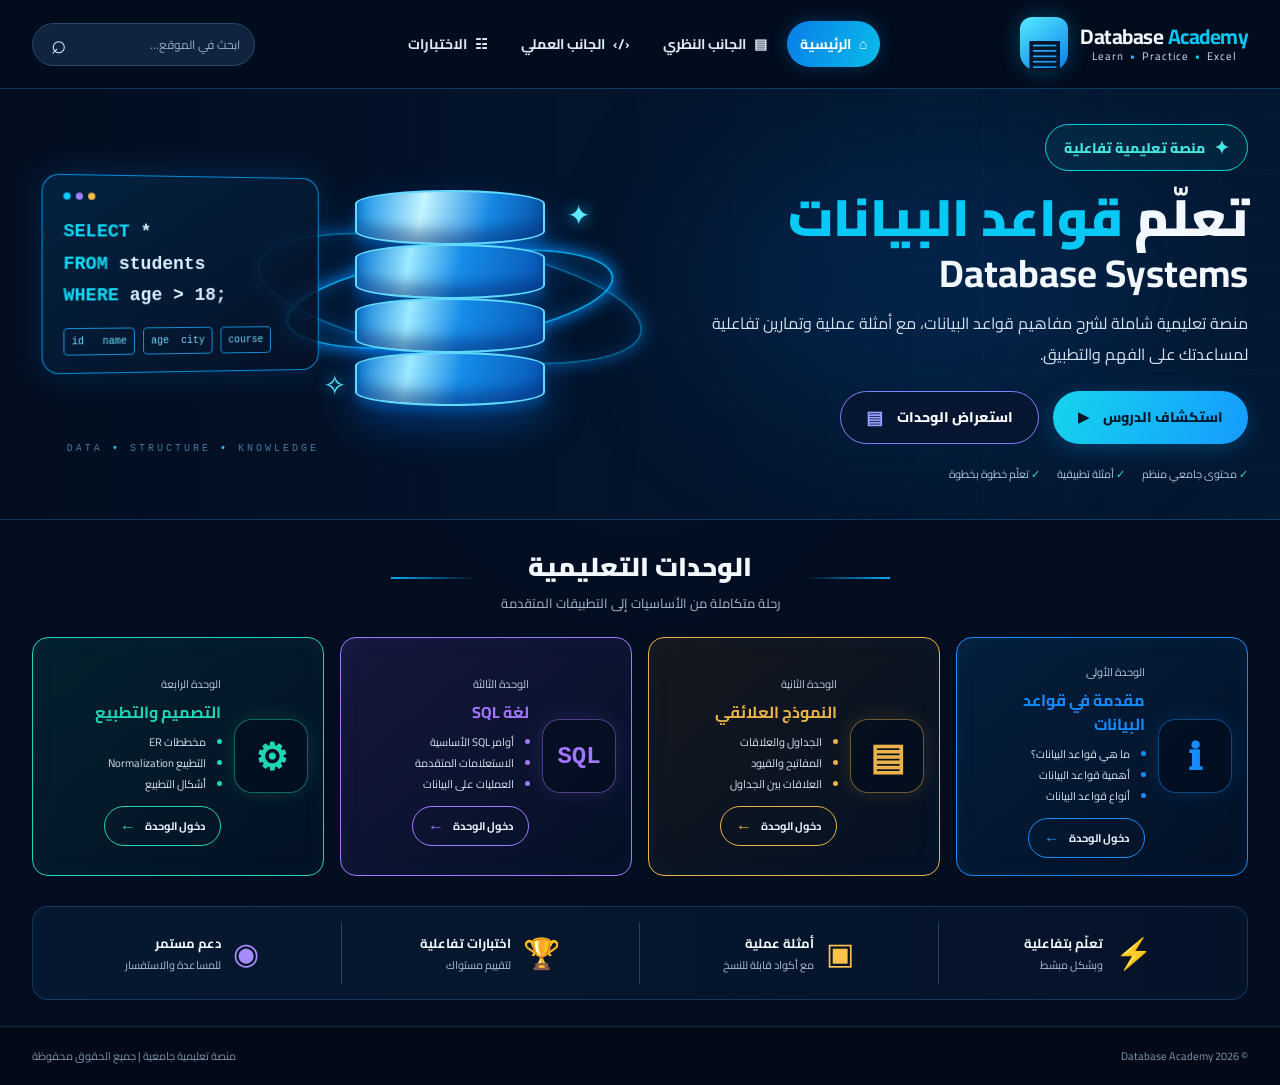
<file: index.html>
<!doctype html>
<html lang="ar" dir="rtl">
  <head>
    <meta charset="UTF-8" />
    <meta name="viewport" content="width=device-width, initial-scale=1.0" />
    <meta
      name="description"
      content="Database Academy - منصة تعليمية تفاعلية لتعلم قواعد البيانات"
    />
    <title>Database Academy | تعلّم قواعد البيانات</title>
    <link rel="stylesheet" href="common.css" />
    <link rel="stylesheet" href="index.css" />
  </head>
  <body>
    <header class="site-header">
      <div class="container nav-wrapper">
        <a class="brand" href="#" aria-label="Database Academy">
          <span class="brand-icon">▤</span>
          <span class="brand-copy">
            <strong>Database <em>Academy</em></strong>
            <small>Learn <b>•</b> Practice <b>•</b> Excel</small>
          </span>
        </a>

        <nav class="main-nav" aria-label="القائمة الرئيسية">
          <a class="nav-link active" href="index.html"
            >⌂ <span>الرئيسية</span></a
          >
          <a class="nav-link" href="theory.html"
            >▤ <span>الجانب النظري</span></a
          >
          <a class="nav-link" href="practice.html"
            >‹/› <span>الجانب العملي</span></a
          >
          <a class="nav-link" href="quiz.html">☷ <span>الاختبارات</span></a>
        </nav>

        <form class="search-box" role="search">
          <input
            type="search"
            placeholder="ابحث في الموقع..."
            aria-label="ابحث في الموقع"
          />
          <button type="submit" aria-label="بحث">⌕</button>
        </form>
      </div>
    </header>

    <main>
      <section class="hero">
        <div class="hero-glow"></div>
        <div class="container hero-content">
          <div class="hero-text">
            <span class="eyebrow"><span>✦</span> منصة تعليمية تفاعلية</span>
            <h1>تعلّم <span>قواعد البيانات</span></h1>
            <h2>Database Systems</h2>
            <p>
              منصة تعليمية شاملة لشرح مفاهيم قواعد البيانات، مع أمثلة عملية
              وتمارين تفاعلية لمساعدتك على الفهم والتطبيق.
            </p>
            <div class="hero-actions">
              <a class="button button-primary" href="theory.html"
                >استكشاف الدروس <span>▶</span></a
              >
              <a class="button button-outline" href="#courses"
                >استعراض الوحدات <span>▤</span></a
              >
            </div>
            <div class="hero-meta">
              <span>✓ محتوى جامعي منظم</span>
              <span>✓ أمثلة تطبيقية</span>
              <span>✓ تعلّم خطوة بخطوة</span>
            </div>
          </div>

          <div class="hero-visual" aria-label="رسم توضيحي لقاعدة بيانات">
            <div class="code-window">
              <div class="window-dots"><i></i><i></i><i></i></div>
              <code
                ><span>SELECT</span> *<br /><span>FROM</span>
                students<br /><span>WHERE</span> age &gt; 18;</code
              >
              <div class="mini-tables">
                <div>id&nbsp;&nbsp; name</div>
                <div>age&nbsp; city</div>
                <div>course</div>
              </div>
            </div>
            <div class="database-art">
              <div class="db-ring ring-one"></div>
              <div class="db-ring ring-two"></div>
              <div class="db-cylinder"><i></i><i></i><i></i><i></i></div>
              <span class="db-spark spark-one">✦</span>
              <span class="db-spark spark-two">✧</span>
            </div>
            <div class="hero-caption">
              DATA <b>•</b> STRUCTURE <b>•</b> KNOWLEDGE
            </div>
          </div>
        </div>
      </section>

      <section class="courses-section container" id="courses">
        <div class="section-heading">
          <span></span>
          <div>
            <h2>الوحدات التعليمية</h2>
            <p>رحلة متكاملة من الأساسيات إلى التطبيقات المتقدمة</p>
          </div>
          <span></span>
        </div>

        <div class="course-grid">
          <article class="course-card card-blue" id="theory">
            <div class="course-icon">ℹ</div>
            <div class="course-content">
              <small>الوحدة الأولى</small>
              <h3>مقدمة في قواعد البيانات</h3>
              <ul>
                <li>ما هي قواعد البيانات؟</li>
                <li>أهمية قواعد البيانات</li>
                <li>أنواع قواعد البيانات</li>
              </ul>
              <a href="theory.html" class="course-link">دخول الوحدة <b>←</b></a>
            </div>
          </article>

          <article class="course-card card-gold">
            <div class="course-icon">▤</div>
            <div class="course-content">
              <small>الوحدة الثانية</small>
              <h3>النموذج العلائقي</h3>
              <ul>
                <li>الجداول والعلاقات</li>
                <li>المفاتيح والقيود</li>
                <li>العلاقات بين الجداول</li>
              </ul>
              <a href="theory.html" class="course-link">دخول الوحدة <b>←</b></a>
            </div>
          </article>

          <article class="course-card card-purple" id="practice">
            <div class="course-icon">SQL</div>
            <div class="course-content">
              <small>الوحدة الثالثة</small>
              <h3>لغة SQL</h3>
              <ul>
                <li>أوامر SQL الأساسية</li>
                <li>الاستعلامات المتقدمة</li>
                <li>العمليات على البيانات</li>
              </ul>
              <a href="practice.html" class="course-link"
                >دخول الوحدة <b>←</b></a
              >
            </div>
          </article>

          <article class="course-card card-green">
            <div class="course-icon">⚙</div>
            <div class="course-content">
              <small>الوحدة الرابعة</small>
              <h3>التصميم والتطبيع</h3>
              <ul>
                <li>مخططات ER</li>
                <li>التطبيع Normalization</li>
                <li>أشكال التطبيع</li>
              </ul>
              <a href="theory.html#design" class="course-link"
                >دخول الوحدة <b>←</b></a
              >
            </div>
          </article>
        </div>
      </section>

      <section class="features container" id="quiz">
        <div class="feature">
          <span class="feature-icon cyan">⚡</span>
          <div><strong>تعلّم بتفاعلية</strong><small>وبشكل مبسّط</small></div>
        </div>
        <div class="feature">
          <span class="feature-icon yellow">▣</span>
          <div>
            <strong>أمثلة عملية</strong><small>مع أكواد قابلة للنسخ</small>
          </div>
        </div>
        <div class="feature">
          <span class="feature-icon blue">🏆</span>
          <div>
            <strong>اختبارات تفاعلية</strong><small>لتقييم مستواك</small>
          </div>
        </div>
        <div class="feature">
          <span class="feature-icon purple">◉</span>
          <div>
            <strong>دعم مستمر</strong><small>للمساعدة والاستفسار</small>
          </div>
        </div>
      </section>
    </main>

    <footer class="site-footer">
      <div class="container footer-inner">
        <span>© 2026 Database Academy</span>
        <span>منصة تعليمية جامعية | جميع الحقوق محفوظة</span>
      </div>
    </footer>
  </body>
</html>
</file>
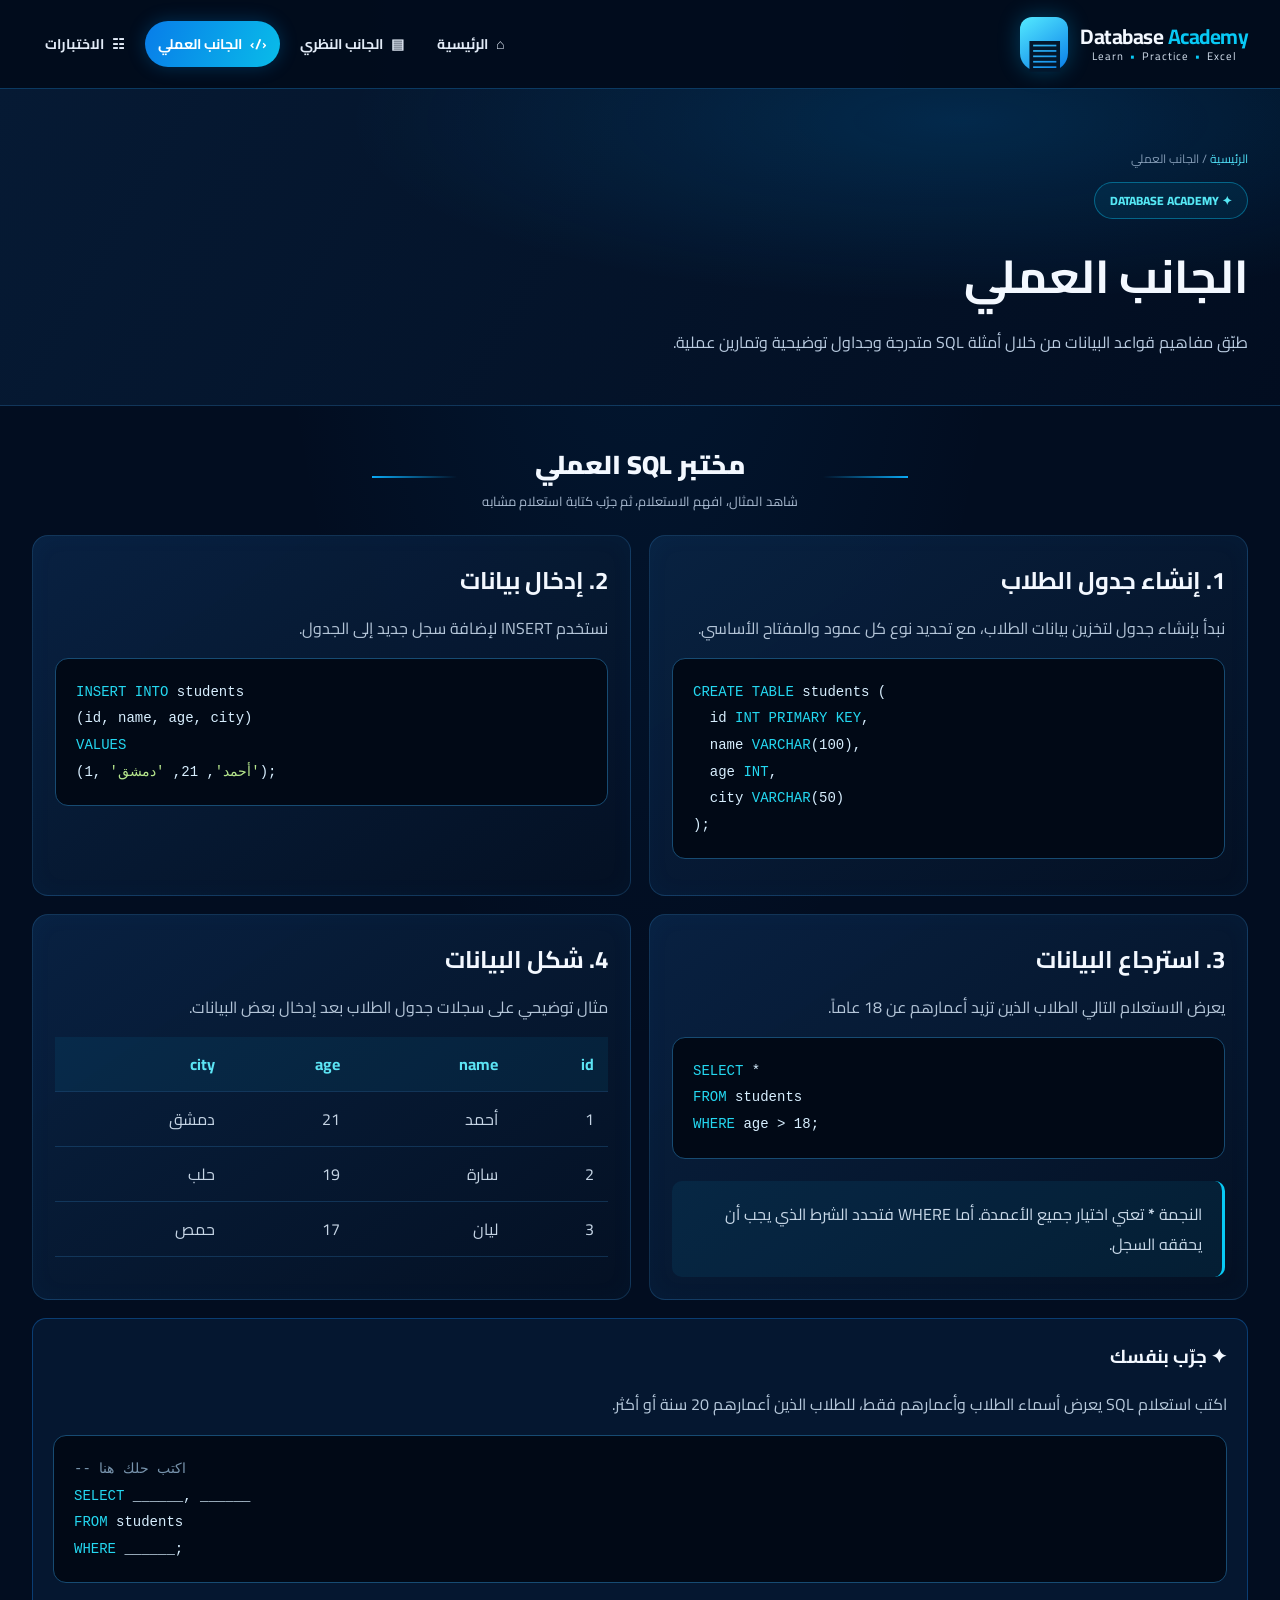
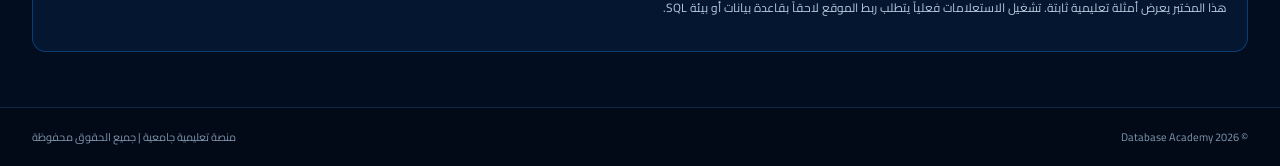
<file: practice.html>
<!doctype html>
<html lang="ar" dir="rtl">
  <head>
    <meta charset="UTF-8" />
    <meta name="viewport" content="width=device-width, initial-scale=1.0" />
    <meta
      name="description"
      content="طبّق مفاهيم قواعد البيانات من خلال أمثلة SQL متدرجة وجداول توضيحية وتمارين عملية."
    />
    <title>الجانب العملي | Database Academy</title>
    <link rel="stylesheet" href="common.css" />
    <link rel="stylesheet" href="practice.css" />
  </head>
  <body>
    <header class="site-header">
      <div class="container nav-wrapper">
        <a class="brand" href="index.html"
          ><span class="brand-icon">▤</span
          ><span class="brand-copy"
            ><strong>Database <em>Academy</em></strong
            ><small>Learn <b>•</b> Practice <b>•</b> Excel</small></span
          ></a
        >
        <nav class="main-nav" aria-label="القائمة الرئيسية">
          <a class="nav-link" href="index.html">⌂ <span>الرئيسية</span></a
          ><a class="nav-link" href="theory.html"
            >▤ <span>الجانب النظري</span></a
          ><a class="nav-link active" href="practice.html"
            >‹/› <span>الجانب العملي</span></a
          ><a class="nav-link" href="quiz.html">☷ <span>الاختبارات</span></a>
        </nav>
      </div>
    </header>
    <main>
      <section class="page-hero">
        <div class="container">
          <div class="breadcrumb">
            <a href="index.html">الرئيسية</a> / الجانب العملي
          </div>
          <span class="page-kicker">✦ DATABASE ACADEMY</span>
          <h1>الجانب العملي</h1>
          <p>
            طبّق مفاهيم قواعد البيانات من خلال أمثلة SQL متدرجة وجداول توضيحية
            وتمارين عملية.
          </p>
        </div>
      </section>
      <section class="container page-content">
        <div class="section-heading">
          <span></span>
          <div>
            <h2>مختبر SQL العملي</h2>
            <p>شاهد المثال، افهم الاستعلام، ثم جرّب كتابة استعلام مشابه</p>
          </div>
          <span></span>
        </div>
        <div class="content-grid">
          <article class="content-card">
            <h2>1. إنشاء جدول الطلاب</h2>
            <p>
              نبدأ بإنشاء جدول لتخزين بيانات الطلاب، مع تحديد نوع كل عمود
              والمفتاح الأساسي.
            </p>
            <pre
              class="sql-block"
            ><span class="kw">CREATE TABLE</span> students (<br>  id <span class="kw">INT PRIMARY KEY</span>,<br>  name <span class="kw">VARCHAR</span>(100),<br>  age <span class="kw">INT</span>,<br>  city <span class="kw">VARCHAR</span>(50)<br>);</pre>
          </article>
          <article class="content-card">
            <h2>2. إدخال بيانات</h2>
            <p>نستخدم INSERT لإضافة سجل جديد إلى الجدول.</p>
            <pre
              class="sql-block"
            ><span class="kw">INSERT INTO</span> students<br>(id, name, age, city)<br><span class="kw">VALUES</span><br>(1, <span class="str">'أحمد'</span>, 21, <span class="str">'دمشق'</span>);</pre>
          </article>
          <article class="content-card">
            <h2>3. استرجاع البيانات</h2>
            <p>يعرض الاستعلام التالي الطلاب الذين تزيد أعمارهم عن 18 عاماً.</p>
            <pre
              class="sql-block"
            ><span class="kw">SELECT</span> *<br><span class="kw">FROM</span> students<br><span class="kw">WHERE</span> age &gt; 18;</pre>
            <div class="callout">
              النجمة <b>*</b> تعني اختيار جميع الأعمدة. أما WHERE فتحدد الشرط
              الذي يجب أن يحققه السجل.
            </div>
          </article>
          <article class="content-card">
            <h2>4. شكل البيانات</h2>
            <p>مثال توضيحي على سجلات جدول الطلاب بعد إدخال بعض البيانات.</p>
            <div class="table-wrap">
              <table class="data-table">
                <thead>
                  <tr>
                    <th>id</th>
                    <th>name</th>
                    <th>age</th>
                    <th>city</th>
                  </tr>
                </thead>
                <tbody>
                  <tr>
                    <td>1</td>
                    <td>أحمد</td>
                    <td>21</td>
                    <td>دمشق</td>
                  </tr>
                  <tr>
                    <td>2</td>
                    <td>سارة</td>
                    <td>19</td>
                    <td>حلب</td>
                  </tr>
                  <tr>
                    <td>3</td>
                    <td>ليان</td>
                    <td>17</td>
                    <td>حمص</td>
                  </tr>
                </tbody>
              </table>
            </div>
          </article>
        </div>
        <div class="exercise">
          <h3>✦ جرّب بنفسك</h3>
          <p>
            اكتب استعلام SQL يعرض أسماء الطلاب وأعمارهم فقط، للطلاب الذين
            أعمارهم 20 سنة أو أكثر.
          </p>
          <pre
            class="sql-block"
          ><span class="comment">-- اكتب حلك هنا</span><br><span class="kw">SELECT</span> ______, ______<br><span class="kw">FROM</span> students<br><span class="kw">WHERE</span> ______;</pre>
          <p class="small-note">
            هذا المختبر يعرض أمثلة تعليمية ثابتة. تشغيل الاستعلامات فعلياً يتطلب
            ربط الموقع لاحقاً بقاعدة بيانات أو بيئة SQL.
          </p>
        </div>
      </section>
    </main>
    <footer class="site-footer">
      <div class="container footer-inner">
        <span>© 2026 Database Academy</span
        ><span>منصة تعليمية جامعية | جميع الحقوق محفوظة</span>
      </div>
    </footer>
  </body>
</html>
</file>
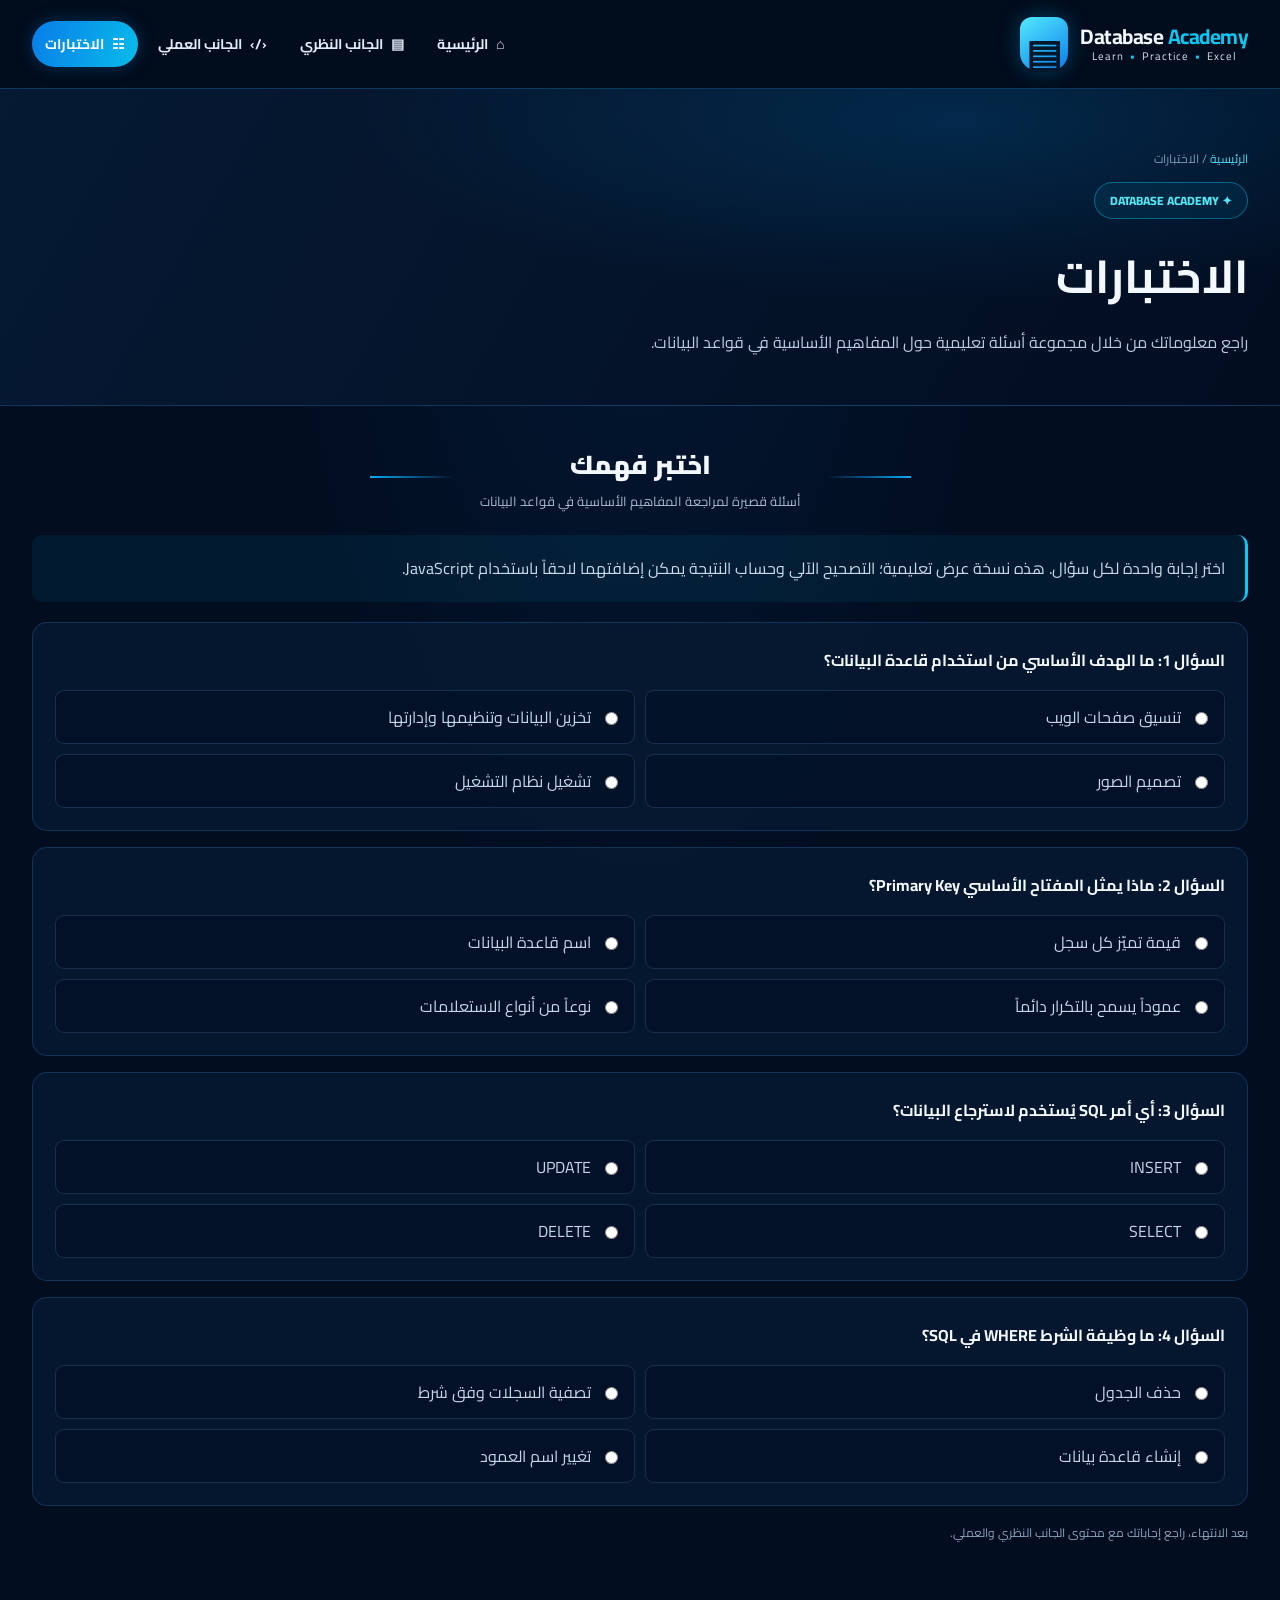
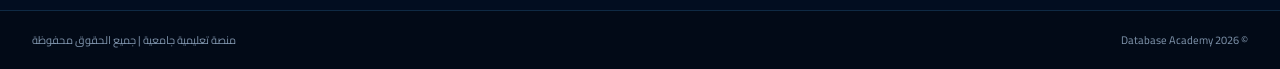
<file: quiz.html>
<!doctype html>
<html lang="ar" dir="rtl">
  <head>
    <meta charset="UTF-8" />
    <meta name="viewport" content="width=device-width, initial-scale=1.0" />
    <meta
      name="description"
      content="راجع معلوماتك من خلال مجموعة أسئلة تعليمية حول المفاهيم الأساسية في قواعد البيانات."
    />
    <title>الاختبارات | Database Academy</title>
    <link rel="stylesheet" href="common.css" />
    <link rel="stylesheet" href="quiz.css" />
  </head>
  <body>
    <header class="site-header">
      <div class="container nav-wrapper">
        <a class="brand" href="index.html"
          ><span class="brand-icon">▤</span
          ><span class="brand-copy"
            ><strong>Database <em>Academy</em></strong
            ><small>Learn <b>•</b> Practice <b>•</b> Excel</small></span
          ></a
        >
        <nav class="main-nav" aria-label="القائمة الرئيسية">
          <a class="nav-link" href="index.html">⌂ <span>الرئيسية</span></a
          ><a class="nav-link" href="theory.html"
            >▤ <span>الجانب النظري</span></a
          ><a class="nav-link" href="practice.html"
            >‹/› <span>الجانب العملي</span></a
          ><a class="nav-link active" href="quiz.html"
            >☷ <span>الاختبارات</span></a
          >
        </nav>
      </div>
    </header>
    <main>
      <section class="page-hero">
        <div class="container">
          <div class="breadcrumb">
            <a href="index.html">الرئيسية</a> / الاختبارات
          </div>
          <span class="page-kicker">✦ DATABASE ACADEMY</span>
          <h1>الاختبارات</h1>
          <p>
            راجع معلوماتك من خلال مجموعة أسئلة تعليمية حول المفاهيم الأساسية في
            قواعد البيانات.
          </p>
        </div>
      </section>
      <section class="container page-content">
        <div class="section-heading">
          <span></span>
          <div>
            <h2>اختبر فهمك</h2>
            <p>أسئلة قصيرة لمراجعة المفاهيم الأساسية في قواعد البيانات</p>
          </div>
          <span></span>
        </div>
        <div class="callout quiz-intro">
          اختر إجابة واحدة لكل سؤال. هذه نسخة عرض تعليمية؛ التصحيح الآلي وحساب
          النتيجة يمكن إضافتهما لاحقاً باستخدام JavaScript.
        </div>
        <form>
          <article class="quiz-question">
            <h3>السؤال 1: ما الهدف الأساسي من استخدام قاعدة البيانات؟</h3>
            <div class="quiz-options">
              <label><input type="radio" name="q1" /> تنسيق صفحات الويب</label
              ><label
                ><input type="radio" name="q1" /> تخزين البيانات وتنظيمها
                وإدارتها</label
              ><label><input type="radio" name="q1" /> تصميم الصور</label
              ><label
                ><input type="radio" name="q1" /> تشغيل نظام التشغيل</label
              >
            </div>
          </article>
          <article class="quiz-question">
            <h3>السؤال 2: ماذا يمثل المفتاح الأساسي Primary Key؟</h3>
            <div class="quiz-options">
              <label><input type="radio" name="q2" /> قيمة تميّز كل سجل</label
              ><label><input type="radio" name="q2" /> اسم قاعدة البيانات</label
              ><label
                ><input type="radio" name="q2" /> عموداً يسمح بالتكرار
                دائماً</label
              ><label
                ><input type="radio" name="q2" /> نوعاً من أنواع
                الاستعلامات</label
              >
            </div>
          </article>
          <article class="quiz-question">
            <h3>السؤال 3: أي أمر SQL يُستخدم لاسترجاع البيانات؟</h3>
            <div class="quiz-options">
              <label><input type="radio" name="q3" /> INSERT</label
              ><label><input type="radio" name="q3" /> UPDATE</label
              ><label><input type="radio" name="q3" /> SELECT</label
              ><label><input type="radio" name="q3" /> DELETE</label>
            </div>
          </article>
          <article class="quiz-question">
            <h3>السؤال 4: ما وظيفة الشرط WHERE في SQL؟</h3>
            <div class="quiz-options">
              <label><input type="radio" name="q4" /> حذف الجدول</label
              ><label
                ><input type="radio" name="q4" /> تصفية السجلات وفق شرط</label
              ><label><input type="radio" name="q4" /> إنشاء قاعدة بيانات</label
              ><label><input type="radio" name="q4" /> تغيير اسم العمود</label>
            </div>
          </article>
          <p class="small-note">
            بعد الانتهاء، راجع إجاباتك مع محتوى الجانب النظري والعملي.
          </p>
        </form>
      </section>
    </main>
    <footer class="site-footer">
      <div class="container footer-inner">
        <span>© 2026 Database Academy</span
        ><span>منصة تعليمية جامعية | جميع الحقوق محفوظة</span>
      </div>
    </footer>
  </body>
</html>
</file>
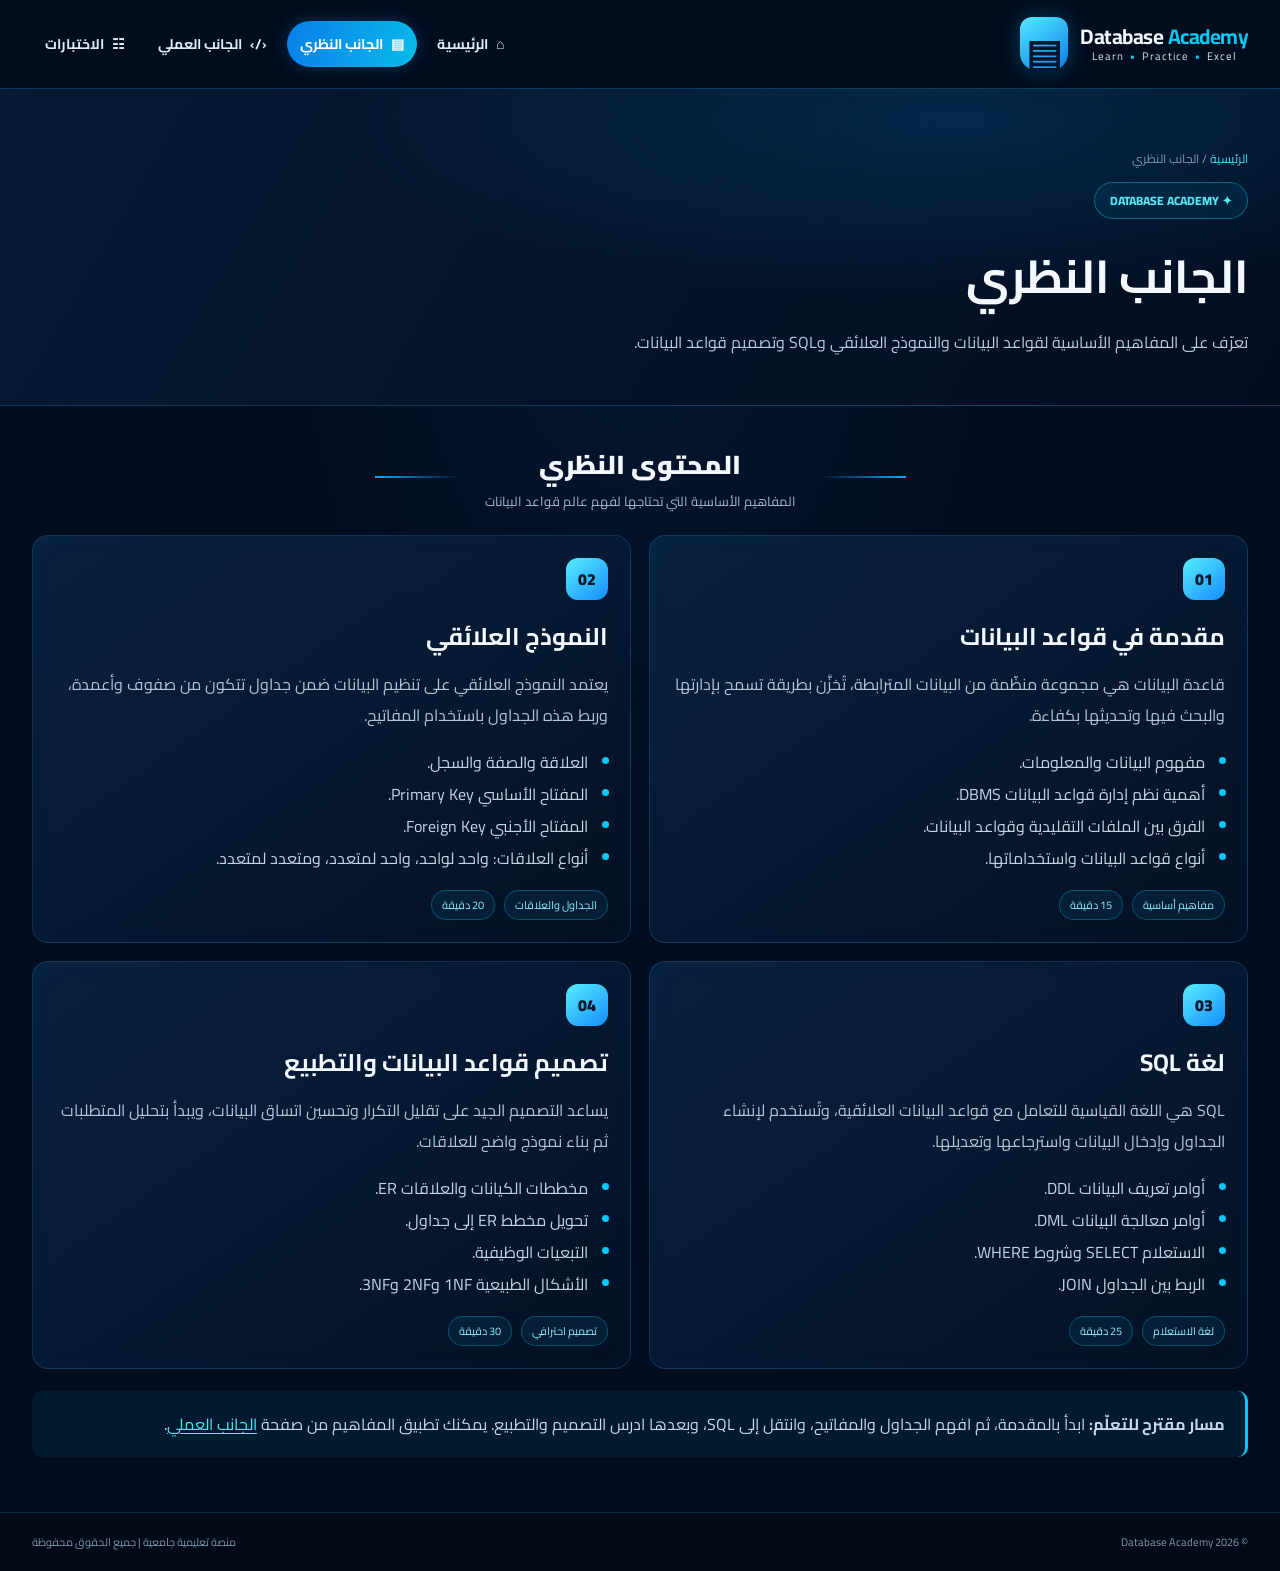
<file: theory.html>
<!doctype html>
<html lang="ar" dir="rtl">
  <head>
    <meta charset="UTF-8" />
    <meta name="viewport" content="width=device-width, initial-scale=1.0" />
    <meta
      name="description"
      content="تعرّف على المفاهيم الأساسية لقواعد البيانات والنموذج العلائقي وSQL وتصميم قواعد البيانات."
    />
    <title>الجانب النظري | Database Academy</title>
    <link rel="stylesheet" href="common.css" />
    <link rel="stylesheet" href="theory.css" />
  </head>
  <body>
    <header class="site-header">
      <div class="container nav-wrapper">
        <a class="brand" href="index.html"
          ><span class="brand-icon">▤</span
          ><span class="brand-copy"
            ><strong>Database <em>Academy</em></strong
            ><small>Learn <b>•</b> Practice <b>•</b> Excel</small></span
          ></a
        >
        <nav class="main-nav" aria-label="القائمة الرئيسية">
          <a class="nav-link" href="index.html">⌂ <span>الرئيسية</span></a>
          <a class="nav-link active" href="theory.html">▤ <span>الجانب النظري</span></a>
          <a class="nav-link" href="practice.html">‹/› <span>الجانب العملي</span></a>
          <a class="nav-link" href="quiz.html">☷ <span>الاختبارات</span></a>
        </nav>
      </div>
    </header>
    <main>
      <section class="page-hero">
        <div class="container">
          <div class="breadcrumb">
            <a href="index.html">الرئيسية</a> / الجانب النظري
          </div>
          <span class="page-kicker">✦ DATABASE ACADEMY</span>
          <h1>الجانب النظري</h1>
          <p>
            تعرّف على المفاهيم الأساسية لقواعد البيانات والنموذج العلائقي وSQL
            وتصميم قواعد البيانات.
          </p>
        </div>
      </section>
      <section class="container page-content">
        <div class="section-heading">
          <span></span>
          <div>
            <h2>المحتوى النظري</h2>
            <p>المفاهيم الأساسية التي تحتاجها لفهم عالم قواعد البيانات</p>
          </div>
          <span></span>
        </div>
        <div class="content-grid">
          <article class="content-card">
            <div class="number-icon">01</div>
            <h2>مقدمة في قواعد البيانات</h2>
            <p>
              قاعدة البيانات هي مجموعة منظّمة من البيانات المترابطة، تُخزَّن
              بطريقة تسمح بإدارتها والبحث فيها وتحديثها بكفاءة.
            </p>
            <ul class="topic-list">
              <li>مفهوم البيانات والمعلومات.</li>
              <li>أهمية نظم إدارة قواعد البيانات DBMS.</li>
              <li>الفرق بين الملفات التقليدية وقواعد البيانات.</li>
              <li>أنواع قواعد البيانات واستخداماتها.</li>
            </ul>
            <div class="lesson-meta">
              <span class="pill">مفاهيم أساسية</span
              ><span class="pill">15 دقيقة</span>
            </div>
          </article>
          <article class="content-card">
            <div class="number-icon">02</div>
            <h2>النموذج العلائقي</h2>
            <p>
              يعتمد النموذج العلائقي على تنظيم البيانات ضمن جداول تتكون من صفوف
              وأعمدة، وربط هذه الجداول باستخدام المفاتيح.
            </p>
            <ul class="topic-list">
              <li>العلاقة والصفة والسجل.</li>
              <li>المفتاح الأساسي Primary Key.</li>
              <li>المفتاح الأجنبي Foreign Key.</li>
              <li>أنواع العلاقات: واحد لواحد، واحد لمتعدد، ومتعدد لمتعدد.</li>
            </ul>
            <div class="lesson-meta">
              <span class="pill">الجداول والعلاقات</span
              ><span class="pill">20 دقيقة</span>
            </div>
          </article>
          <article class="content-card">
            <div class="number-icon">03</div>
            <h2>لغة SQL</h2>
            <p>
              SQL هي اللغة القياسية للتعامل مع قواعد البيانات العلائقية،
              وتُستخدم لإنشاء الجداول وإدخال البيانات واسترجاعها وتعديلها.
            </p>
            <ul class="topic-list">
              <li>أوامر تعريف البيانات DDL.</li>
              <li>أوامر معالجة البيانات DML.</li>
              <li>الاستعلام SELECT وشروط WHERE.</li>
              <li>الربط بين الجداول JOIN.</li>
            </ul>
            <div class="lesson-meta">
              <span class="pill">لغة الاستعلام</span
              ><span class="pill">25 دقيقة</span>
            </div>
          </article>
          <article class="content-card" id="design">
            <div class="number-icon">04</div>
            <h2>تصميم قواعد البيانات والتطبيع</h2>
            <p>
              يساعد التصميم الجيد على تقليل التكرار وتحسين اتساق البيانات، ويبدأ
              بتحليل المتطلبات ثم بناء نموذج واضح للعلاقات.
            </p>
            <ul class="topic-list">
              <li>مخططات الكيانات والعلاقات ER.</li>
              <li>تحويل مخطط ER إلى جداول.</li>
              <li>التبعيات الوظيفية.</li>
              <li>الأشكال الطبيعية 1NF و2NF و3NF.</li>
            </ul>
            <div class="lesson-meta">
              <span class="pill">تصميم احترافي</span
              ><span class="pill">30 دقيقة</span>
            </div>
          </article>
        </div>
        <div class="callout">
          <strong>مسار مقترح للتعلّم:</strong> ابدأ بالمقدمة، ثم افهم الجداول
          والمفاتيح، وانتقل إلى SQL، وبعدها ادرس التصميم والتطبيع. يمكنك تطبيق
          المفاهيم من صفحة <a href="practice.html">الجانب العملي</a>.
        </div>
      </section>
    </main>
    <footer class="site-footer">
      <div class="container footer-inner">
        <span>© 2026 Database Academy</span
        ><span>منصة تعليمية جامعية | جميع الحقوق محفوظة</span>
      </div>
    </footer>
  </body>
</html>
</file>
<file: common.css>
@import url("https://fonts.googleapis.com/css2?family=Cairo:wght@400;500;600;700;800;900&display=swap");

:root {
  --bg: #020d20;
  --panel: #071a34;
  --panel-2: #0b2140;
  --cyan: #08c9f5;
  --blue: #168cff;
  --text: #f3f8ff;
  --muted: #a9bad0;
  --line: rgba(61, 154, 226, 0.22);
}

* {
  box-sizing: border-box;
}
html {
  scroll-behavior: smooth;
}
body {
  margin: 0;
  color: var(--text);
  background:
    radial-gradient(
      ellipse at 50% 0%,
      rgba(0, 115, 205, 0.12),
      transparent 42%
    ),
    var(--bg);
  font-family: "Cairo", Tahoma, Arial, sans-serif;
}
a {
  color: inherit;
  text-decoration: none;
}
.container {
  width: min(1440px, calc(100% - 64px));
  margin-inline: auto;
}

.site-header {
  position: relative;
  z-index: 5;
  background: rgba(2, 12, 29, 0.96);
  border-bottom: 1px solid rgba(29, 143, 226, 0.35);
}
.nav-wrapper {
  min-height: 88px;
  display: flex;
  align-items: center;
  justify-content: space-between;
  gap: 25px;
}
.brand {
  display: flex;
  align-items: center;
  gap: 12px;
  direction: ltr;
  flex-shrink: 0;
}
.brand-icon {
  width: 48px;
  height: 54px;
  display: grid;
  place-items: center;
  color: #03172c;
  font-size: 38px;
  font-weight: 900;
  background: linear-gradient(145deg, #54eaff, #087ce8);
  border-radius: 12px 12px 18px 18px;
  box-shadow: 0 0 22px rgba(0, 181, 255, 0.3);
}
.brand-copy {
  display: flex;
  flex-direction: column;
  line-height: 1.25;
}
.brand-copy strong {
  font-size: 21px;
  letter-spacing: -0.5px;
  white-space: nowrap;
}
.brand-copy em {
  color: var(--cyan);
  font-style: normal;
}
.brand-copy small {
  color: #d3dfed;
  font-size: 11px;
  letter-spacing: 1px;
  text-align: center;
}
.brand-copy small b {
  color: var(--cyan);
  padding-inline: 3px;
}
.main-nav {
  display: flex;
  align-items: center;
  gap: 7px;
}
.nav-link {
  display: flex;
  align-items: center;
  gap: 8px;
  padding: 10px 13px;
  border-radius: 30px;
  color: #e2ebf7;
  font-size: 14px;
  font-weight: 700;
  white-space: nowrap;
  transition: 0.2s ease;
}
.nav-link:hover {
  color: var(--cyan);
  background: rgba(20, 145, 235, 0.1);
}
.nav-link.active {
  color: white;
  background: linear-gradient(110deg, #087de9, #09bce9);
  box-shadow: 0 0 18px rgba(0, 156, 255, 0.25);
}
.search-box {
  display: flex;
  align-items: center;
  min-width: 190px;
  padding: 4px 12px;
  border: 1px solid #28486d;
  background: #102440;
  border-radius: 30px;
}
.search-box input {
  width: 100%;
  min-width: 0;
  border: 0;
  outline: 0;
  color: white;
  background: transparent;
  font: inherit;
  font-size: 12px;
}
.search-box input::placeholder {
  color: #9aacc3;
}
.search-box button {
  border: 0;
  color: #c8eaff;
  background: none;
  font-size: 26px;
  cursor: pointer;
}

.section-heading {
  display: flex;
  align-items: center;
  justify-content: center;
  gap: 25px;
  text-align: center;
  margin-bottom: 22px;
}
.section-heading > span {
  width: 85px;
  height: 2px;
  background: linear-gradient(90deg, transparent, #0aa9f5);
}
.section-heading > span:last-child {
  transform: rotate(180deg);
}
.section-heading h2 {
  margin: 0;
  font-size: 26px;
  font-weight: 900;
}
.section-heading p {
  margin: 0;
  color: var(--muted);
  font-size: 13px;
}

.site-footer {
  border-top: 1px solid var(--line);
  background: #020a17;
}
.footer-inner {
  min-height: 58px;
  display: flex;
  align-items: center;
  justify-content: space-between;
  gap: 15px;
  color: #8095ad;
  font-size: 11px;
}

/* Shared inner-page structure */
.page-hero {
  padding: 58px 0 48px;
  border-bottom: 1px solid var(--line);
  background:
    radial-gradient(
      ellipse at 75% 10%,
      rgba(0, 159, 255, 0.17),
      transparent 45%
    ),
    linear-gradient(120deg, #061a34, #020d20);
}
.page-hero .container {
  position: relative;
}
.page-kicker {
  display: inline-flex;
  gap: 8px;
  align-items: center;
  color: #55e7f4;
  border: 1px solid rgba(8, 201, 245, 0.4);
  background: rgba(8, 201, 245, 0.07);
  padding: 6px 15px;
  border-radius: 30px;
  font-size: 12px;
  font-weight: 800;
}
.page-hero h1 {
  font-size: clamp(30px, 4vw, 46px);
  margin: 14px 0 8px;
}
.page-hero h1 span {
  color: var(--cyan);
}
.page-hero p {
  color: #b9cbe0;
  line-height: 1.9;
  max-width: 760px;
  margin: 0;
}
.breadcrumb {
  color: #829ab4;
  font-size: 12px;
  margin-bottom: 12px;
}
.breadcrumb a {
  color: #4edcf3;
}
.page-content {
  padding-block: 34px 55px;
}
.content-grid {
  display: grid;
  grid-template-columns: repeat(2, minmax(0, 1fr));
  gap: 18px;
}
.content-card {
  padding: 22px;
  border: 1px solid var(--line);
  border-radius: 16px;
  background: linear-gradient(
    145deg,
    rgba(9, 35, 67, 0.94),
    rgba(4, 17, 36, 0.95)
  );
  box-shadow: inset 0 0 25px rgba(25, 128, 210, 0.04);
}
.content-card h2,
.content-card h3 {
  margin: 0 0 10px;
}
.content-card p {
  color: #b4c5d8;
  line-height: 1.9;
  margin: 0;
}
.callout {
  margin-top: 22px;
  padding: 18px 20px;
  border-right: 3px solid var(--cyan);
  border-radius: 10px;
  background: rgba(8, 201, 245, 0.07);
  color: #c9d9e9;
  line-height: 1.9;
}
.small-note {
  font-size: 12px;
  color: #8da5bd;
  line-height: 1.8;
}
</file>
<file: index.css>
/* Homepage styles */
.hero {
  position: relative;
  overflow: hidden;
  min-height: 385px;
  border-bottom: 1px solid rgba(28, 143, 229, 0.32);
  background:
    linear-gradient(
      90deg,
      rgba(2, 13, 31, 0.99) 0%,
      rgba(3, 19, 42, 0.93) 45%,
      rgba(3, 23, 49, 0.64) 100%
    ),
    repeating-linear-gradient(
      90deg,
      transparent 0 80px,
      rgba(25, 143, 230, 0.045) 81px 82px
    ),
    #061a34;
}
.hero::before {
  content: "";
  position: absolute;
  inset: 0 0 0 42%;
  opacity: 0.3;
  pointer-events: none;
  background: repeating-linear-gradient(
    0deg,
    transparent 0 48px,
    rgba(0, 165, 255, 0.12) 49px 50px
  );
  mask-image: linear-gradient(90deg, transparent, black);
}
.hero-glow {
  position: absolute;
  width: 470px;
  height: 300px;
  border-radius: 50%;
  right: 9%;
  top: 40px;
  background: rgba(0, 132, 255, 0.13);
  filter: blur(80px);
}
.hero-content {
  position: relative;
  display: grid;
  grid-template-columns: 1.02fr 0.98fr;
  align-items: center;
  gap: 30px;
  min-height: 385px;
  padding-block: 35px;
}
.hero-text {
  max-width: 650px;
}
.eyebrow {
  display: inline-flex;
  align-items: center;
  gap: 9px;
  padding: 6px 18px;
  border: 1px solid #00d5d6;
  border-radius: 30px;
  color: #42e8e4;
  font-size: 14px;
  font-weight: 800;
  background: rgba(0, 194, 210, 0.07);
}
.eyebrow span {
  font-size: 18px;
}
.hero h1 {
  margin: 12px 0 0;
  font-size: clamp(34px, 4vw, 57px);
  line-height: 1.35;
  font-weight: 900;
}
.hero h1 span {
  color: var(--cyan);
}
.hero h2 {
  margin: -2px 0 8px;
  direction: ltr;
  text-align: right;
  font-size: clamp(27px, 3vw, 43px);
  line-height: 1.2;
}
.hero-text p {
  max-width: 570px;
  margin: 12px 0 22px;
  color: #d5e2f0;
  font-size: 16px;
  line-height: 1.9;
}
.hero-actions {
  display: flex;
  flex-wrap: wrap;
  gap: 14px;
}
.button {
  min-height: 48px;
  display: inline-flex;
  align-items: center;
  justify-content: center;
  gap: 14px;
  padding: 9px 25px;
  border-radius: 30px;
  font-size: 14px;
  font-weight: 800;
  transition:
    transform 0.2s,
    box-shadow 0.2s;
}
.button:hover {
  transform: translateY(-3px);
}
.button-primary {
  color: #03172a;
  background: linear-gradient(110deg, #15d4ed, #159bff);
  box-shadow: 0 5px 22px rgba(0, 171, 255, 0.25);
}
.button-outline {
  border: 1px solid #7d83ff;
  color: white;
  background: rgba(8, 19, 45, 0.7);
}
.button-outline span {
  color: #9a9dff;
  font-size: 18px;
}
.hero-meta {
  display: flex;
  flex-wrap: wrap;
  gap: 17px;
  margin-top: 20px;
  color: #a9c5df;
  font-size: 11px;
}
.hero-meta span::first-letter {
  color: #20e6c1;
}
.hero-visual {
  position: relative;
  height: 300px;
  direction: ltr;
}
.code-window {
  position: absolute;
  z-index: 2;
  left: 2%;
  top: 22px;
  width: 48%;
  padding: 17px 20px;
  border: 1px solid rgba(0, 170, 255, 0.8);
  border-radius: 17px;
  color: #d8efff;
  background: linear-gradient(
    145deg,
    rgba(3, 34, 65, 0.95),
    rgba(4, 17, 39, 0.8)
  );
  box-shadow: 0 0 30px rgba(0, 134, 255, 0.2);
  transform: perspective(700px) rotateY(7deg);
}
.window-dots {
  display: flex;
  gap: 5px;
  margin-bottom: 15px;
}
.window-dots i {
  width: 7px;
  height: 7px;
  border-radius: 50%;
  background: #10c8ff;
}
.window-dots i:nth-child(2) {
  background: #9a83ff;
}
.window-dots i:nth-child(3) {
  background: #f7bb4a;
}
.code-window code {
  font:
    600 18px/1.7 Consolas,
    monospace;
}
.code-window code span {
  color: #10d9f5;
}
.mini-tables {
  display: flex;
  gap: 8px;
  margin-top: 16px;
}
.mini-tables div {
  padding: 7px;
  border: 1px solid #148bd0;
  color: #75d9ff;
  font:
    10px Consolas,
    monospace;
  border-radius: 4px;
}
.database-art {
  position: absolute;
  right: 4%;
  top: 10px;
  width: 48%;
  height: 270px;
  display: grid;
  place-items: center;
}
.db-cylinder {
  position: relative;
  z-index: 2;
  width: 190px;
  height: 215px;
  display: flex;
  flex-direction: column;
  justify-content: space-between;
  filter: drop-shadow(0 18px 20px rgba(0, 119, 255, 0.34));
}
.db-cylinder i {
  display: block;
  height: 65px;
  margin-top: -1px;
  border-radius: 50% / 25%;
  background: linear-gradient(
    100deg,
    #0879d8 0%,
    #9eeaff 28%,
    #168ce9 55%,
    #0757b5 100%
  );
  border: 2px solid #62d9ff;
  box-shadow:
    inset 0 -12px 14px rgba(0, 30, 100, 0.45),
    0 7px 10px rgba(0, 140, 255, 0.28);
}
.db-cylinder i:first-child {
  background: linear-gradient(
    100deg,
    #0c8de9,
    #c4f5ff 35%,
    #1687e4 70%,
    #0752a6
  );
}
.db-ring {
  position: absolute;
  width: 330px;
  height: 90px;
  border: 2px solid rgba(0, 190, 255, 0.85);
  border-radius: 50%;
  transform: rotate(-8deg);
  box-shadow:
    0 0 18px #078fff,
    inset 0 0 18px rgba(0, 155, 255, 0.3);
}
.ring-two {
  width: 390px;
  height: 115px;
  transform: rotate(10deg);
  opacity: 0.55;
}
.db-spark {
  position: absolute;
  color: #5deaff;
  font-size: 28px;
  text-shadow: 0 0 15px #00bfff;
}
.spark-one {
  top: 25px;
  right: 0;
}
.spark-two {
  bottom: 23px;
  left: 12px;
}
.hero-caption {
  position: absolute;
  bottom: 0;
  left: 6%;
  color: #47769d;
  font:
    10px Consolas,
    monospace;
  letter-spacing: 3px;
}
.hero-caption b {
  color: var(--cyan);
}
.courses-section {
  padding-top: 22px;
  padding-bottom: 30px;
}
.course-grid {
  display: grid;
  grid-template-columns: repeat(4, 1fr);
  gap: 16px;
}
.course-card {
  min-height: 220px;
  display: flex;
  align-items: center;
  gap: 13px;
  padding: 17px 15px;
  border: 1px solid var(--card-color);
  border-radius: 16px;
  background: linear-gradient(140deg, var(--card-bg), rgba(3, 17, 37, 0.92));
  box-shadow: inset 0 0 24px rgba(42, 127, 202, 0.06);
  transition:
    transform 0.2s,
    box-shadow 0.2s;
}
.course-card:hover {
  transform: translateY(-5px);
  box-shadow:
    0 12px 28px rgba(0, 0, 0, 0.25),
    0 0 18px color-mix(in srgb, var(--card-color) 22%, transparent);
}
.card-blue {
  --card-color: #168cff;
  --card-bg: rgba(10, 77, 137, 0.28);
}
.card-gold {
  --card-color: #eab34a;
  --card-bg: rgba(107, 70, 18, 0.19);
}
.card-purple {
  --card-color: #a477ff;
  --card-bg: rgba(82, 52, 145, 0.25);
}
.card-green {
  --card-color: #20d5b4;
  --card-bg: rgba(12, 109, 100, 0.2);
}
.course-icon {
  flex: 0 0 74px;
  width: 74px;
  height: 74px;
  display: grid;
  place-items: center;
  border-radius: 18px;
  color: var(--card-color);
  font-size: 37px;
  font-weight: 900;
  background: rgba(2, 12, 28, 0.55);
  border: 1px solid color-mix(in srgb, var(--card-color) 45%, transparent);
  box-shadow: 0 0 20px color-mix(in srgb, var(--card-color) 15%, transparent);
}
.card-purple .course-icon {
  font:
    900 24px Consolas,
    monospace;
}
.course-content {
  flex: 1;
  min-width: 0;
}
.course-content small {
  color: #b7c7da;
  font-size: 11px;
}
.course-content h3 {
  margin: 3px 0 8px;
  color: var(--card-color);
  font-size: 16px;
  line-height: 1.5;
}
.course-content ul {
  margin: 0 0 11px;
  padding: 0 15px 0 0;
  color: #d8e3f0;
  font-size: 11px;
  line-height: 1.9;
}
.course-content li::marker {
  color: var(--card-color);
}
.course-link {
  display: inline-flex;
  align-items: center;
  gap: 9px;
  padding: 4px 15px;
  border: 1px solid var(--card-color);
  border-radius: 25px;
  color: #eaf4ff;
  font-size: 11px;
  font-weight: 700;
}
.course-link b {
  color: var(--card-color);
  font-size: 16px;
}
.features {
  display: grid;
  grid-template-columns: repeat(4, 1fr);
  margin-bottom: 26px;
  padding: 15px 10px;
  border: 1px solid rgba(35, 119, 190, 0.35);
  border-radius: 16px;
  background: linear-gradient(
    90deg,
    rgba(7, 26, 51, 0.9),
    rgba(5, 20, 42, 0.9)
  );
}
.feature {
  display: flex;
  align-items: center;
  justify-content: center;
  gap: 12px;
  padding: 3px 12px;
}
.feature + .feature {
  border-right: 1px solid rgba(64, 133, 191, 0.4);
}
.feature-icon {
  font-size: 30px;
}
.feature-icon.cyan {
  color: #00d8f5;
}
.feature-icon.yellow {
  color: #ffc34c;
}
.feature-icon.blue {
  color: #1ba9ff;
}
.feature-icon.purple {
  color: #a78bfa;
}
.feature div {
  display: flex;
  flex-direction: column;
}
.feature strong {
  font-size: 13px;
}
.feature small {
  color: #aebed1;
  font-size: 11px;
}
</file>
<file: practice.css>
/* Practice page styles */
.sql-block {
  direction: ltr;
  text-align: left;
  overflow: auto;
  padding: 20px;
  border-radius: 13px;
  background: #010916;
  border: 1px solid #174b72;
  color: #d8efff;
  font:
    14px/1.9 Consolas,
    monospace;
}
.sql-block .kw {
  color: #24d8f1;
}
.sql-block .str {
  color: #b5e58c;
}
.sql-block .comment {
  color: #7894ad;
}
.table-wrap {
  overflow-x: auto;
  margin-top: 14px;
}
.data-table {
  width: 100%;
  border-collapse: collapse;
  min-width: 440px;
  text-align: right;
}
.data-table th,
.data-table td {
  padding: 12px 14px;
  border-bottom: 1px solid var(--line);
}
.data-table th {
  color: #5ce4f4;
  background: rgba(8, 201, 245, 0.07);
}
.data-table td {
  color: #c6d5e5;
}
.exercise {
  margin-top: 18px;
  padding: 20px;
  border: 1px solid rgba(22, 140, 255, 0.32);
  border-radius: 14px;
  background: rgba(8, 29, 55, 0.72);
}
.exercise h3 {
  margin: 0 0 8px;
}
.exercise p {
  color: #b7c9dc;
  line-height: 1.8;
}
</file>
<file: quiz.css>
/* Quiz page styles */
.quiz-intro {
  margin-bottom: 20px;
}
.quiz-question {
  padding: 22px;
  border: 1px solid var(--line);
  border-radius: 15px;
  background: rgba(7, 27, 52, 0.8);
  margin-bottom: 16px;
}
.quiz-question h3 {
  font-size: 16px;
  margin: 0 0 15px;
}
.quiz-options {
  display: grid;
  grid-template-columns: repeat(2, minmax(0, 1fr));
  gap: 10px;
}
.quiz-options label {
  display: flex;
  align-items: center;
  gap: 9px;
  padding: 11px 13px;
  border: 1px solid rgba(87, 140, 190, 0.24);
  border-radius: 9px;
  color: #c5d6e7;
  background: rgba(2, 13, 32, 0.45);
  cursor: pointer;
  transition:
    border-color 0.2s,
    background 0.2s;
}
.quiz-options label:hover {
  border-color: rgba(8, 201, 245, 0.65);
  background: rgba(8, 201, 245, 0.06);
}
.quiz-options input {
  accent-color: #08c9f5;
}
</file>
<file: theory.css>
/* Theory page styles */
.number-icon {
  width: 42px;
  height: 42px;
  display: grid;
  place-items: center;
  border-radius: 12px;
  color: #06172a;
  background: linear-gradient(140deg, #57efff, #168cff);
  font-weight: 900;
  margin-bottom: 14px;
}
.topic-list {
  padding: 0 20px 0 0;
  color: #c4d4e5;
  line-height: 2;
}
.topic-list li::marker {
  color: var(--cyan);
}
.lesson-meta {
  display: flex;
  gap: 9px;
  flex-wrap: wrap;
  margin-top: 16px;
}
.pill {
  font-size: 11px;
  color: #8eeeff;
  border: 1px solid rgba(8, 201, 245, 0.3);
  background: rgba(8, 201, 245, 0.07);
  border-radius: 20px;
  padding: 4px 10px;
}
.callout a {
  color: #50e6f5;
  text-decoration: underline;
  text-underline-offset: 3px;
}
</file>
